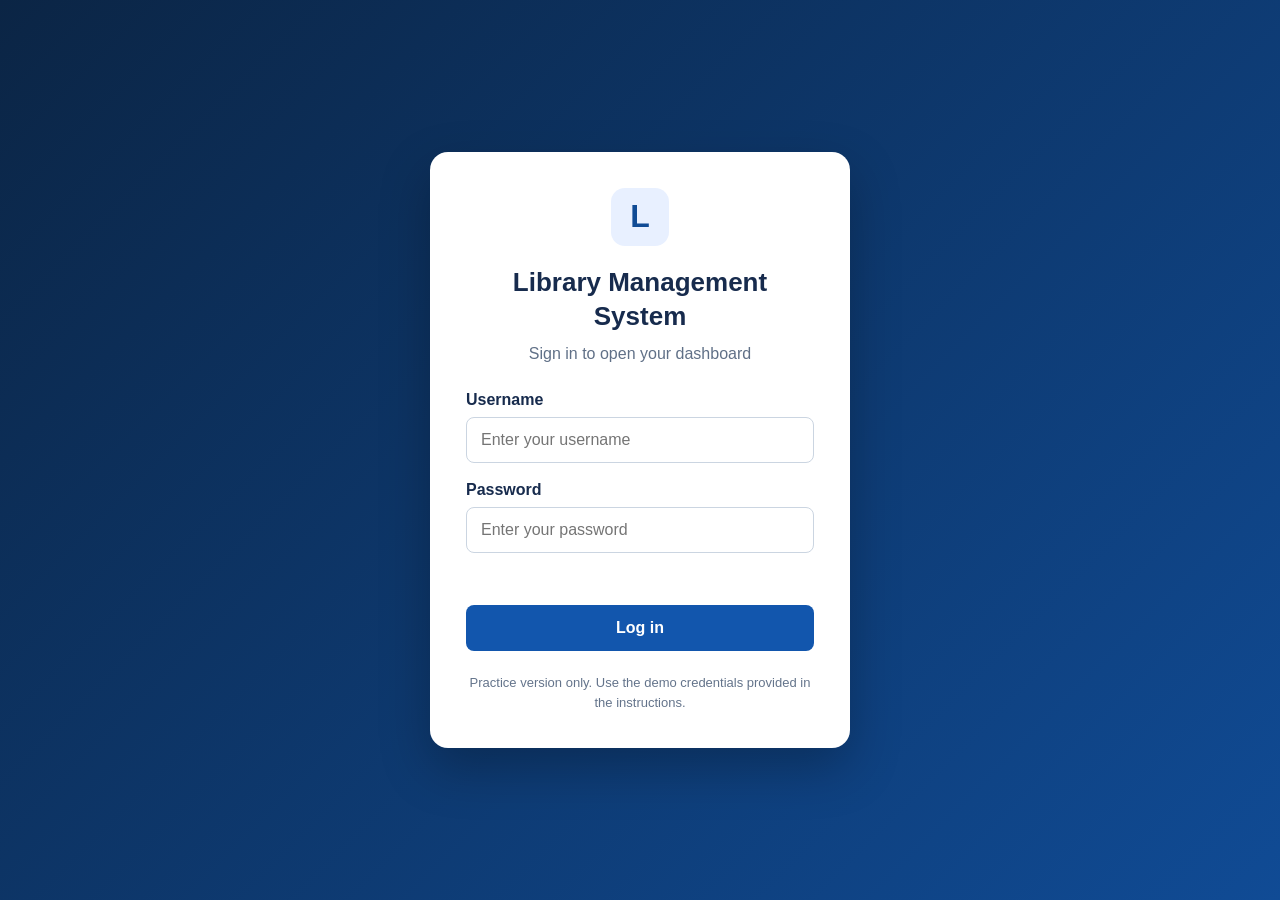
<file: index.html>
<!DOCTYPE html>
<html lang="en">
<head>
  <script src="auth.js"></script>
  <meta charset="UTF-8">
  <meta name="viewport" content="width=device-width, initial-scale=1.0">
  <title>Library Management System</title>
  <link rel="stylesheet" href="style.css">
  <script src="script.js" defer></script>
</head>
<body>
  <header class="topbar">
    <div class="brand">
      <span class="brand-icon" aria-hidden="true">▤</span>
      <div>
        <h1>Library Management System</h1>
        <p>Read · Learn · Grow</p>
      </div>
    </div>

    <div class="header-tools">
      <input
        id="search"
        type="search"
        placeholder="Search books, students..."
        aria-label="Search books and students"
      >
      <span class="admin">Admin</span>
    </div>
  </header>

  <aside class="sidebar">
    <button type="button" id="logout-btn" class="logout-button">
  Logout
</button>
    <nav aria-label="Main navigation">
      <button class="nav-item active" data-view="dashboard">
        <span aria-hidden="true">⌂</span> Dashboard
      </button>
      <button class="nav-item" data-view="books">
        <span aria-hidden="true">▤</span> Books
      </button>
      <button class="nav-item" data-view="students">
        <span aria-hidden="true">♙</span> Students
      </button>
      <button class="nav-item" data-action="issue">
        <span aria-hidden="true">→</span> Issue Book
      </button>
      <button class="nav-item" data-action="return">
        <span aria-hidden="true">↶</span> Return Book
      </button>
      <button class="nav-item" data-view="reports">
        <span aria-hidden="true">▥</span> Reports
      </button>
      <button class="nav-item" data-view="overdue">
        <span aria-hidden="true">!</span> Overdue Books
      </button>
    </nav>

    <div class="sidebar-footer">
      <div class="book-art" aria-hidden="true">
        <i></i><i></i><i></i><i></i>
      </div>
      <p>A Better<br>Tomorrow<br>Through Books</p>
    </div>
  </aside>

  <main>
    <div class="page-heading">
      <div>
        <h2 id="page-title">Dashboard</h2>
        <p id="page-description">
          Welcome back, Admin! Here’s an overview of your library.
        </p>
      </div>
      <div id="clock" class="clock"></div>
    </div>

    <section class="stats" aria-label="Library totals">
      <article class="stat green">
        <span class="stat-icon" aria-hidden="true">▤</span>
        <div>
          <h3>Total Books</h3>
          <strong id="total-books">0</strong>
          <p>Copies in library</p>
        </div>
      </article>

      <article class="stat blue">
        <span class="stat-icon" aria-hidden="true">♙</span>
        <div>
          <h3>Total Students</h3>
          <strong id="total-students">0</strong>
          <p>Registered students</p>
        </div>
      </article>

      <article class="stat orange">
        <span class="stat-icon" aria-hidden="true">▣</span>
        <div>
          <h3>Issued Books</h3>
          <strong id="issued-books">0</strong>
          <p>Currently issued</p>
        </div>
      </article>

      <article class="stat red">
  <span class="stat-icon" aria-hidden="true">!</span>

  <div>
    <h3>Overdue Books</h3>
    <strong id="overdue-books">0</strong>
    <p>Need attention</p>

    <button
      type="button"
      class="overdue-card-link"
      data-view="overdue"
    >
      View overdue books
    </button>
  </div>
</article>
    </section>

    <section id="dashboard-view" class="view">
      <div
  id="reservation-notices"
  class="reservation-notices"
  aria-live="polite"
  hidden
></div>
      <div class="dashboard-grid">
        <article class="panel">
          <div class="panel-heading">
            <h3>Recent Issued Books</h3>
            <button
  type="button"
  class="nav-item"
  data-view="reservations"
>
  <span aria-hidden="true">≡</span> Reservations
</button>
            <button class="text-button" data-view="reports">View All</button>
          </div>
          <div class="table-wrap">
            <table>
              <thead>
                <tr>
                  <th>#</th>
                  <th>Book Title</th>
                  <th>Student Name</th>
                  <th>Issue Date</th>
                </tr>
              </thead>
              <tbody id="recent-issues"></tbody>
            </table>
          </div>
        </article>

        <article class="panel">
          <h3>Quick Actions</h3>
          <div class="quick-actions">
            <button class="green" data-action="book">
              <span aria-hidden="true">+</span> Add Book
            </button>
            <button class="blue" data-action="student">
              <span aria-hidden="true">+</span> Add Student
            </button>
            <button class="orange" data-action="issue">
              <span aria-hidden="true">→</span> Issue Book
            </button>
            <button class="purple" data-action="return">
              <span aria-hidden="true">↶</span> Return Book
            </button>
          </div>
        </article>

        <article class="panel">
          <h3>Library Statistics</h3>
          <div class="bar-chart" id="bar-chart"></div>
        </article>

        <article class="panel">
          <h3>Book Category Distribution</h3>
          <div class="category-chart">
            <div id="donut" class="donut">
              <div>
                <strong id="donut-total">0</strong>
                <span>Books</span>
              </div>
            </div>
            <ul id="category-legend" class="legend"></ul>
          </div>
        </article>
      </div>

      <blockquote>
        “Books are a uniquely portable magic.”
        <cite>— Stephen King</cite>
      </blockquote>
    </section>

    <section id="books-view" class="view" hidden>
      <article class="panel">
        <div class="panel-heading">
          <h3>Book Inventory</h3>
          <button class="primary-button" data-action="book">Add Book</button>
        </div>
        <div class="table-wrap">
          <table>
            <thead>
              <tr>
                <th>Title</th>
                <th>Author</th>
                <th>Category</th>
                <th>Total Copies</th>
                <th>Available</th>
              </tr>
            </thead>
            <tbody id="books-table"></tbody>
          </table>
        </div>
      </article>
    </section>

    <section id="students-view" class="view" hidden>
      <article class="panel">
        <div class="panel-heading">
          <h3>Registered Students</h3>
          <button class="primary-button" data-action="student">
            Add Student
          </button>
        </div>
        <div class="table-wrap">
          <table>
            <thead>
              <tr>
                <th>Student ID</th>
                <th>Name</th>
                <th>Email</th>
                <th>Active Loans</th>
              </tr>
            </thead>
            <tbody id="students-table"></tbody>
          </table>
        </div>
      </article>
    </section>

    <section id="reports-view" class="view" hidden>
      <article class="panel">
        <div class="panel-heading">
          <h3>Loan History</h3>
          <button class="primary-button" id="print-report">Print Report</button>
        </div>
        <div class="table-wrap">
          <table>
            <thead>
              <tr>
                <th>Book</th>
                <th>Student</th>
                <th>Issued</th>
                <th>Due</th>
                <th>Status</th>
              </tr>
            </thead>
            <tbody id="reports-table"></tbody>
          </table>
        </div>
      </article>
    </section>
<section id="overdue-view" class="view" hidden>
  <article class="panel">
    <div class="panel-heading">
      <h3>Overdue Loans</h3>

      <button class="primary-button" data-action="return">
        Return a Book
      </button>
    </div>

    <p id="overdue-summary"></p>

    <div class="table-wrap">
      <table>
        <thead>
          <tr>
            <th>Book</th>
            <th>Student</th>
            <th>Due Date</th>
            <th>Days Overdue</th>
            <th>Action</th>
          </tr>
        </thead>

        <tbody id="overdue-table"></tbody>
      </table>
    </div>
  </article>
</section>
<section id="reservations-view" class="view" hidden>
  <article class="panel">
    <div class="panel-heading">
      <h3>Book Reservations</h3>

      <button
        type="button"
        class="primary-button"
        data-action="reserve"
      >
        Reserve Book
      </button>
    </div>

    <p>
      Reserve books when all unreserved copies are unavailable.
      Returned copies are offered to waiting students in order.
    </p>

    <div class="table-wrap">
      <table>
        <thead>
          <tr>
            <th>Book</th>
            <th>Student</th>
            <th>Queue Position</th>
            <th>Status</th>
            <th>Action</th>
          </tr>
        </thead>

        <tbody id="reservations-table"></tbody>
      </table>
    </div>
  </article>
</section>
    <p id="message" role="status" aria-live="polite"></p>
  </main>

  <dialog id="modal">
    <div class="modal-heading">
      <h2 id="modal-title">Add Book</h2>
      <button id="close-modal" class="close-button" aria-label="Close">
        ×
      </button>
    </div>
    <form id="action-form"></form>
  </dialog>
</body>
</html>
</file>
<file: style.css>
:root {
  --navy: #102740;
  --header: #10488d;
  --text: #102744;
  --muted: #627086;
  --background: #edf1f7;
  --green: #16b568;
  --blue: #2288f3;
  --orange: #ff9f10;
  --red: #e83f40;
  --purple: #7449e9;
}

* {
  box-sizing: border-box;
}

body {
  margin: 0;
  font-family: Arial, Helvetica, sans-serif;
  color: var(--text);
  background: var(--background);
}

button,
input,
select {
  font: inherit;
}

button {
  cursor: pointer;
}

button:focus-visible,
input:focus-visible,
select:focus-visible {
  outline: 3px solid #6bb8ff;
  outline-offset: 3px;
}

.topbar {
  min-height: 88px;
  padding: 14px 28px;
  background: var(--header);
  color: white;
  display: flex;
  align-items: center;
  justify-content: space-between;
  gap: 24px;
}

.brand,
.header-tools {
  display: flex;
  align-items: center;
  gap: 22px;
}

.brand-icon {
  font-size: 58px;
  line-height: 1;
}

.brand h1 {
  margin: 0;
  font-size: 30px;
}

.brand p {
  margin: 5px 0 0;
  color: #c9dcf5;
  letter-spacing: 1px;
}

.header-tools input {
  width: 300px;
  padding: 12px 16px;
  border: 0;
  border-radius: 9px;
  background: #f4f6fb;
}

.admin {
  font-size: 18px;
}

.sidebar {
  position: fixed;
  left: 0;
  top: 88px;
  bottom: 0;
  width: 235px;
  background: var(--navy);
  color: #d7e0ee;
  padding: 20px 14px;
  display: flex;
  flex-direction: column;
  justify-content: space-between;
  overflow-y: auto;
}

.nav-item {
  display: flex;
  align-items: center;
  gap: 20px;
  width: 100%;
  border: 0;
  border-radius: 8px;
  padding: 16px;
  margin-bottom: 7px;
  background: transparent;
  color: inherit;
  text-align: left;
}

.nav-item span {
  width: 26px;
  font-size: 27px;
  text-align: center;
}

.nav-item.active,
.nav-item:hover {
  background: #1564c0;
  color: white;
}

.sidebar-footer {
  padding: 25px 20px 5px;
  color: #a4b4c8;
  font-size: 20px;
  line-height: 1.4;
}

.book-art {
  width: 135px;
  margin: 0 0 28px;
  transform: rotate(-8deg);
}

.book-art i {
  display: block;
  height: 27px;
  margin-top: -2px;
  border: 6px solid #2885cc;
  border-left-width: 12px;
  background: #edf0e8;
  border-radius: 5px;
  box-shadow: 3px 4px 0 #071b2d;
}

.book-art i:nth-child(1) {
  border-color: #30a15f;
  width: 115px;
}

.book-art i:nth-child(2) {
  border-color: #315d7d;
  width: 125px;
}

.book-art i:nth-child(3) {
  border-color: #e6a32c;
}

main {
  margin-left: 235px;
  padding: 22px;
}

.page-heading {
  display: flex;
  justify-content: space-between;
  gap: 20px;
  align-items: flex-start;
  margin-bottom: 22px;
}

.page-heading h2 {
  margin: 0 0 4px;
  font-size: 31px;
}

.page-heading p {
  margin: 0;
  color: var(--muted);
  font-size: 18px;
}

.clock {
  text-align: right;
  line-height: 1.6;
  white-space: nowrap;
}

.stats {
  display: grid;
  grid-template-columns: repeat(4, minmax(0, 1fr));
  gap: 20px;
  margin-bottom: 20px;
}

.stat {
  min-height: 126px;
  padding: 22px;
  border-radius: 9px;
  color: white;
  display: flex;
  align-items: center;
  gap: 20px;
}

.green { background: var(--green); }
.blue { background: var(--blue); }
.orange { background: var(--orange); }
.red { background: var(--red); }
.purple { background: var(--purple); }

.stat-icon {
  font-size: 52px;
  line-height: 1;
}

.stat h3 {
  margin: 0 0 6px;
  font-size: 18px;
  font-weight: 500;
}

.stat strong {
  font-size: 32px;
  line-height: 1;
}

.stat p {
  margin: 6px 0 0;
  font-size: 14px;
}

.dashboard-grid {
  display: grid;
  grid-template-columns: 1.3fr 1fr;
  gap: 20px;
}

.panel {
  background: white;
  border-radius: 10px;
  padding: 20px;
  min-width: 0;
}

.panel h3 {
  margin: 0;
  font-size: 21px;
}

.panel-heading {
  display: flex;
  justify-content: space-between;
  align-items: center;
  gap: 15px;
  margin-bottom: 16px;
}

.text-button {
  background: none;
  color: #1260ad;
  border: none;
}

.table-wrap {
  overflow-x: auto;
}

table {
  width: 100%;
  border-collapse: collapse;
  font-size: 14px;
}

th,
td {
  padding: 12px 10px;
  border-bottom: 1px solid #e0e6ef;
  text-align: left;
}

th {
  background: #edf1f7;
  white-space: nowrap;
}

tbody tr:hover {
  background: #f7faff;
}

.quick-actions {
  margin-top: 22px;
  display: grid;
  grid-template-columns: 1fr 1fr;
  gap: 16px;
}

.quick-actions button {
  min-height: 86px;
  padding: 15px;
  border: none;
  border-radius: 8px;
  color: white;
  font-size: 18px;
  display: flex;
  align-items: center;
  justify-content: center;
  gap: 16px;
}

.quick-actions span {
  font-size: 36px;
}

.bar-chart {
  height: 225px;
  display: flex;
  justify-content: space-around;
  align-items: stretch;
  gap: 12px;
  padding-top: 24px;
}

.bar-column {
  width: 30%;
  display: flex;
  flex-direction: column;
  align-items: center;
  justify-content: flex-end;
  gap: 7px;
  font-size: 13px;
  text-align: center;
}

.bar {
  width: 65%;
  min-height: 3px;
  border-radius: 3px 3px 0 0;
}

.bar-label {
  min-height: 30px;
}

.category-chart {
  display: flex;
  justify-content: space-around;
  align-items: center;
  gap: 20px;
  min-height: 245px;
}

.donut {
  width: 185px;
  height: 185px;
  border-radius: 50%;
  display: grid;
  place-items: center;
  flex-shrink: 0;
}

.donut > div {
  background: white;
  width: 112px;
  height: 112px;
  border-radius: 50%;
  display: flex;
  flex-direction: column;
  justify-content: center;
  align-items: center;
  gap: 5px;
}

.donut strong {
  font-size: 26px;
}

.legend {
  list-style: none;
  padding: 0;
  margin: 0;
  width: 100%;
  font-size: 14px;
}

.legend li {
  display: flex;
  align-items: center;
  gap: 8px;
  margin: 15px 0;
}

.legend b {
  margin-left: auto;
  font-weight: 400;
}

.legend-dot {
  width: 15px;
  height: 15px;
  border-radius: 50%;
  flex-shrink: 0;
}

blockquote {
  margin: 20px 0 0;
  padding: 24px;
  border-radius: 8px;
  background: #d3e5f8;
  color: #123477;
  font-style: italic;
  font-size: 18px;
  display: flex;
  justify-content: space-between;
  gap: 20px;
}

blockquote cite {
  font-style: normal;
  white-space: nowrap;
}

.primary-button {
  border: none;
  border-radius: 6px;
  background: #166ac5;
  color: white;
  padding: 10px 16px;
}

#message {
  min-height: 24px;
  color: #146c43;
}

dialog {
  width: min(460px, 92vw);
  border: none;
  border-radius: 12px;
  padding: 25px;
  color: var(--text);
  box-shadow: 0 20px 70px #0004;
}

dialog::backdrop {
  background: #06182c99;
}

.modal-heading {
  display: flex;
  justify-content: space-between;
  align-items: center;
  gap: 20px;
}

.modal-heading h2 {
  margin: 0;
}

.close-button {
  border: none;
  background: transparent;
  font-size: 30px;
}

form label {
  display: block;
  margin-top: 17px;
  font-weight: 600;
}

form input,
form select {
  display: block;
  width: 100%;
  padding: 11px;
  margin-top: 7px;
  border: 1px solid #cbd5e1;
  border-radius: 6px;
  background: white;
}

form button[type="submit"] {
  width: 100%;
  margin-top: 24px;
}

.empty {
  text-align: center;
  color: var(--muted);
  padding: 25px;
}

[hidden] {
  display: none !important;
}

@media (max-width: 1200px) {
  .stats {
    grid-template-columns: repeat(2, minmax(0, 1fr));
  }

  .dashboard-grid {
    grid-template-columns: 1fr;
  }

  .brand h1 {
    font-size: 24px;
  }

  .header-tools input {
    width: 230px;
  }
}

@media (max-width: 760px) {
  .topbar {
    flex-direction: column;
    align-items: stretch;
    padding: 15px;
  }

  .brand {
    gap: 12px;
  }

  .brand h1 {
    font-size: 22px;
  }

  .brand-icon {
    font-size: 40px;
  }

  .header-tools input {
    width: 100%;
  }

  .sidebar {
    position: static;
    width: 100%;
    padding: 8px;
  }

  .sidebar nav {
    display: flex;
    overflow-x: auto;
    gap: 5px;
  }

  .nav-item {
    width: auto;
    flex-shrink: 0;
    padding: 10px;
    margin: 0;
    gap: 8px;
  }

  .sidebar-footer {
    display: none;
  }

  main {
    margin-left: 0;
    padding: 15px;
  }

  .page-heading {
    flex-direction: column;
    gap: 10px;
  }

  .clock {
    text-align: left;
  }

  .stat {
    padding: 16px;
    gap: 12px;
  }

  .stat-icon {
    font-size: 32px;
  }

  .stat h3 {
    font-size: 15px;
  }

  .category-chart {
    flex-direction: column;
    padding-top: 20px;
  }

  blockquote {
    flex-direction: column;
  }
}

@media print {
  .topbar,
  .sidebar,
  .stats,
  .primary-button,
  #message,
  dialog {
    display: none !important;
  }

  main {
    margin: 0;
    padding: 0;
  }

  body {
    background: white;
  }
}
.logout-button {
  display: block;
  width: 100%;
  margin-top: 16px;
  padding: 12px 18px;
  border: none;
  border-radius: 8px;
  background: #b42318;
  color: white;
  font: inherit;
  text-align: left;
  cursor: pointer;
}

.logout-button:hover {
  background: #921c13;
}

.logout-button:focus-visible {
  outline: 3px solid #ffffff;
  outline-offset: 2px;
}
/* Keep inactive app sections hidden. */
.view[hidden] {
  display: none !important;
}

.overdue-card-link {
  display: inline-block;
  margin-top: 8px;
  padding: 4px 0;
  border: none;
  background: transparent;
  color: inherit;
  font: inherit;
  font-size: 13px;
  text-decoration: underline;
  cursor: pointer;
}

.overdue-card-link:hover {
  text-decoration-thickness: 2px;
}

.overdue-card-link:focus-visible {
  outline: 2px solid currentColor;
  outline-offset: 4px;
}

#overdue-summary {
  margin: 12px 0 18px;
  color: #526176;
}

.overdue-days {
  display: inline-block;
  min-width: 36px;
  padding: 5px 10px;
  border-radius: 20px;
  background: #fee2e2;
  color: #991b1b;
  font-weight: bold;
  text-align: center;
}

.overdue-return-button {
  white-space: nowrap;
}
</file>
<file: login.css>
* {
  box-sizing: border-box;
}

body {
  margin: 0;
  min-height: 100vh;
  display: grid;
  place-items: center;
  padding: 24px;
  font-family: Arial, sans-serif;
  color: #172b4d;
  background: linear-gradient(135deg, #0b2545, #104b95);
}

.login-card {
  width: 100%;
  max-width: 420px;
  padding: 36px;
  border-radius: 18px;
  background: #ffffff;
  box-shadow: 0 20px 50px rgba(0, 0, 0, 0.25);
}

.brand-mark {
  display: grid;
  place-items: center;
  width: 58px;
  height: 58px;
  margin: 0 auto 20px;
  border-radius: 14px;
  background: #e8f0ff;
  color: #104b95;
  font-size: 32px;
  font-weight: bold;
}

h1 {
  margin: 0;
  text-align: center;
  font-size: 26px;
  line-height: 1.3;
}

.subtitle {
  margin: 12px 0 28px;
  color: #607087;
  text-align: center;
}

.form-group {
  margin-bottom: 18px;
}

label {
  display: block;
  margin-bottom: 8px;
  font-weight: bold;
}

input {
  width: 100%;
  padding: 13px 14px;
  border: 1px solid #cbd5e1;
  border-radius: 8px;
  font: inherit;
}

input:focus {
  border-color: #1663c7;
  outline: 3px solid rgba(22, 99, 199, 0.18);
}

button {
  width: 100%;
  padding: 14px;
  border: none;
  border-radius: 8px;
  background: #1256ad;
  color: white;
  font: inherit;
  font-weight: bold;
  cursor: pointer;
}

button:hover {
  background: #0c4085;
}

button:focus-visible {
  outline: 3px solid #80b5ff;
  outline-offset: 3px;
}

.error-message {
  min-height: 20px;
  margin: 0 0 14px;
  color: #b42318;
  font-size: 14px;
}

.demo-note {
  margin: 22px 0 0;
  color: #64748b;
  text-align: center;
  font-size: 13px;
  line-height: 1.5;
}

@media (max-width: 480px) {
  .login-card {
    padding: 28px 22px;
  }
}
</file>
